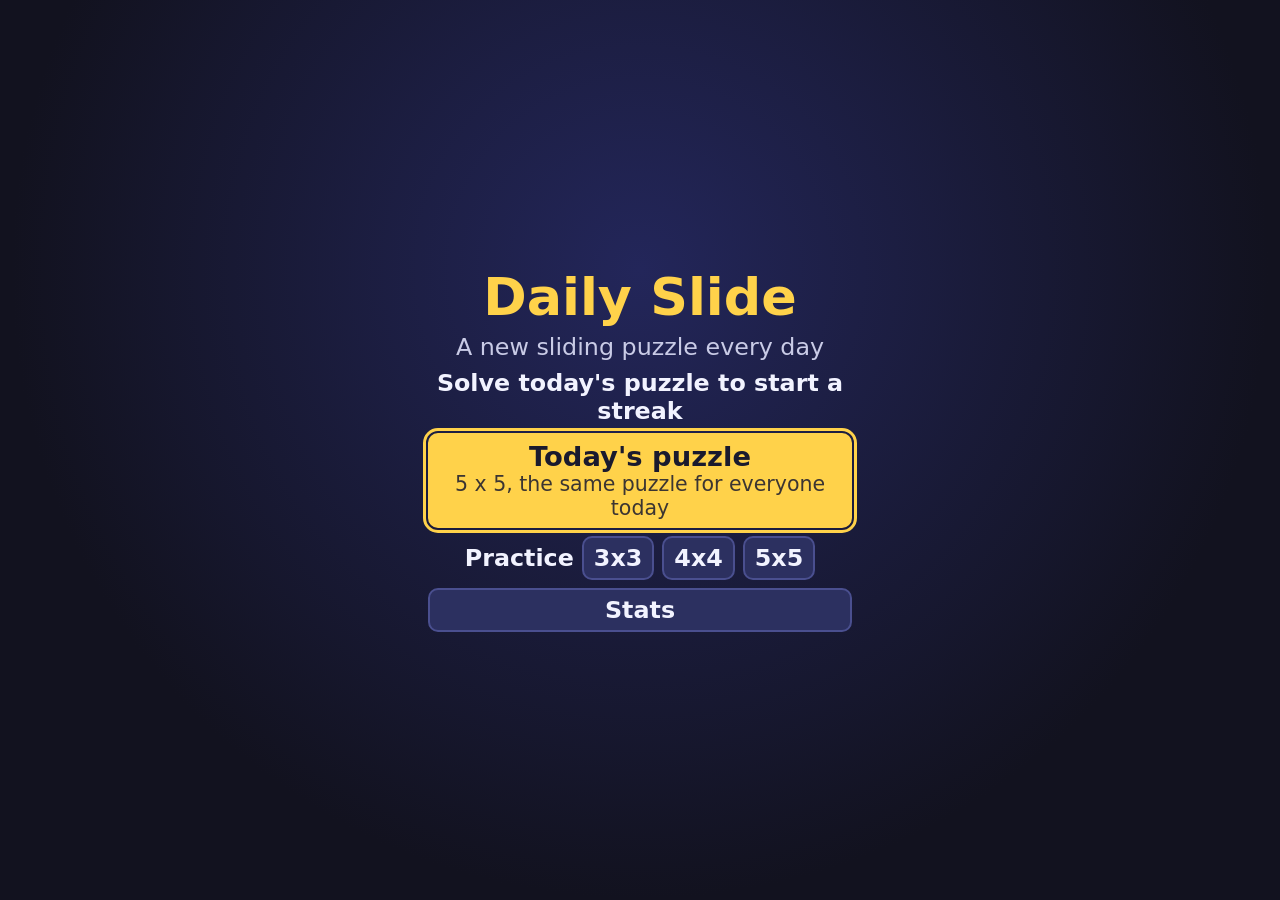
<file: src/index.html>
<!DOCTYPE html>
<html lang="en">
<head>
<script src="https://www.youtube.com/game_api/v1"></script>
<meta charset="utf-8">
<meta name="viewport" content="width=device-width, initial-scale=1, maximum-scale=1, user-scalable=no, viewport-fit=cover">
<meta name="color-scheme" content="dark">
<title>Daily Slide</title>
<link rel="stylesheet" href="style.css">
</head>
<body>
<div id="app">
  <div id="boot" class="screen"><div class="boot-title">Daily Slide</div></div>
  <div id="hud" class="panel hidden">
    <div class="stat"><span class="lbl" id="v-modelbl"></span><span class="val" id="v-mode"></span></div>
    <div class="stat"><span class="lbl" data-i18n="moves"></span><span class="val" id="v-moves">0</span></div>
    <div class="stat"><span class="lbl" data-i18n="time"></span><span class="val" id="v-time">0:00</span></div>
    <div class="stat"><span class="lbl" data-i18n="par"></span><span class="val" id="v-par">0</span></div>
  </div>
  <div id="boardwrap" class="hidden"><canvas id="board" tabindex="0" role="application"></canvas></div>
  <div id="tools" class="panel hidden">
    <button type="button" id="b-undo" data-i18n="undo"></button>
    <button type="button" id="b-peek" data-i18n="peek" aria-pressed="false"></button>
    <button type="button" id="b-nums" data-i18n="numbersShort" aria-pressed="true"></button>
    <button type="button" id="b-menu" data-i18n="menu"></button>
  </div>
  <div id="menu" class="screen hidden">
    <div class="menu-inner">
      <h1 data-i18n="appTitle"></h1>
      <p class="tag" data-i18n="tagline"></p>
      <p class="streakline" id="m-streak"></p>
      <button type="button" id="m-today" class="primary"><span id="m-today-main"></span><span id="m-today-sub" class="sub"></span></button>
      <div class="practice-row"><span id="m-practice-lbl"></span>
        <button type="button" class="size-btn" data-size="3"></button>
        <button type="button" class="size-btn" data-size="4"></button>
        <button type="button" class="size-btn" data-size="5"></button>
      </div>
      <button type="button" id="m-stats" data-i18n="stats"></button>
      <p class="note" id="m-note"></p>
    </div>
  </div>
  <div id="modal" class="screen hidden"><div class="box" role="dialog" aria-modal="true" aria-labelledby="modal-title" id="modal-box"></div></div>
  <div id="live" class="sr" aria-live="polite"></div>
</div>
<script src="sdk.js"></script>
<script src="strings.js"></script>
<script src="logic.js"></script>
<script src="save.js"></script>
<script src="audio.js"></script>
<script src="art.js"></script>
<script src="ui.js"></script>
<script src="game.js"></script>
</body>
</html>
</file>
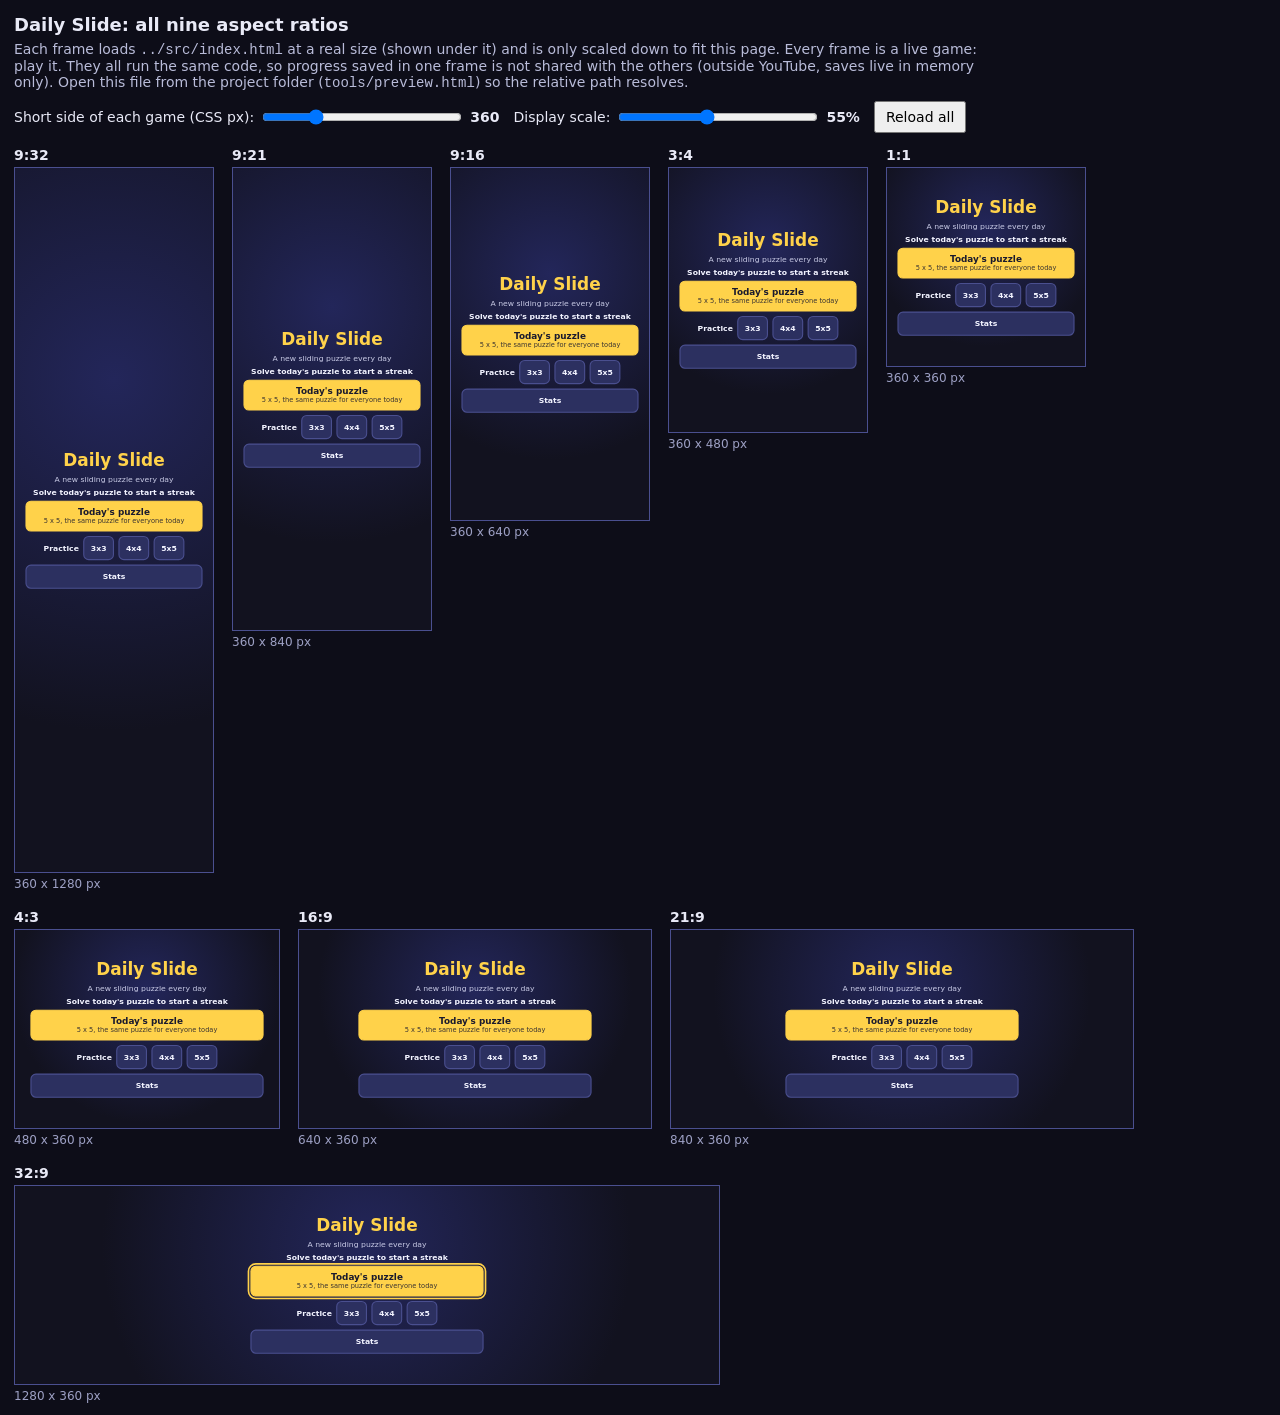
<file: tools/preview.html>
<!DOCTYPE html>
<html lang="en"><head><meta charset="utf-8"><title>Daily Slide - nine aspect ratio preview</title>
<meta name="viewport" content="width=device-width, initial-scale=1">
<style>
body{margin:0;padding:14px;background:#0d0d18;color:#e9eaf7;font:14px system-ui,sans-serif}
h1{font-size:18px;margin:0 0 6px}p{margin:4px 0 10px;color:#b9bcd9;max-width:70em}
.bar{display:flex;gap:14px;align-items:center;flex-wrap:wrap;margin:8px 0 14px}
.grid{display:flex;flex-wrap:wrap;gap:18px;align-items:flex-start}
.cell{display:flex;flex-direction:column;gap:4px}
.cap{font-weight:600}.sub{color:#9da0c4;font-size:12px}
.frame{background:#000;border:1px solid #4a4f8f;overflow:hidden;position:relative}
.frame iframe{border:0;position:absolute;left:0;top:0;transform-origin:0 0}
label{display:flex;gap:6px;align-items:center}
input[type=range]{width:200px}
button{font:inherit;padding:6px 10px}
</style></head><body>
<h1>Daily Slide: all nine aspect ratios</h1>
<p>Each frame loads <code>../src/index.html</code> at a real size (shown under it) and is only scaled down to fit this page. Every frame is a live game: play it. They all run the same code, so progress saved in one frame is not shared with the others (outside YouTube, saves live in memory only). Open this file from the project folder (<code>tools/preview.html</code>) so the relative path resolves.</p>
<div class="bar">
  <label>Short side of each game (CSS px): <input id="short" type="range" min="240" max="720" step="20" value="360"><b id="shortv">360</b></label>
  <label>Display scale: <input id="scale" type="range" min="20" max="100" step="5" value="55"><b id="scalev">55%</b></label>
  <button id="reload">Reload all</button>
</div>
<div class="grid" id="grid"></div>
<script>
var RATIOS = [[9,32],[9,21],[9,16],[3,4],[1,1],[4,3],[16,9],[21,9],[32,9]];
var grid = document.getElementById('grid'), shortEl = document.getElementById('short'), scaleEl = document.getElementById('scale'), cells = [];
RATIOS.forEach(function (r) {
  var c = document.createElement('div'); c.className = 'cell';
  var cap = document.createElement('div'); cap.className = 'cap'; cap.textContent = r[0] + ':' + r[1];
  var fr = document.createElement('div'); fr.className = 'frame';
  var f = document.createElement('iframe'); f.src = '../src/index.html'; f.title = 'Daily Slide at ' + r[0] + ':' + r[1];
  var sub = document.createElement('div'); sub.className = 'sub';
  fr.appendChild(f); c.appendChild(cap); c.appendChild(fr); c.appendChild(sub); grid.appendChild(c);
  cells.push({ r: r, fr: fr, f: f, sub: sub });
});
function apply() {
  var s = +shortEl.value, k = +scaleEl.value / 100;
  document.getElementById('shortv').textContent = s; document.getElementById('scalev').textContent = scaleEl.value + '%';
  cells.forEach(function (c) {
    var a = c.r[0], b = c.r[1], w = a >= b ? Math.round(s * a / b) : s, h = a >= b ? s : Math.round(s * b / a);
    c.f.style.width = w + 'px'; c.f.style.height = h + 'px'; c.f.style.transform = 'scale(' + k + ')';
    c.fr.style.width = Math.round(w * k) + 'px'; c.fr.style.height = Math.round(h * k) + 'px';
    c.sub.textContent = w + ' x ' + h + ' px';
  });
}
shortEl.addEventListener('input', apply); scaleEl.addEventListener('input', apply);
document.getElementById('reload').addEventListener('click', function () { cells.forEach(function (c) { c.f.src = c.f.src; }); });
apply();
</script></body></html>
</file>
<file: src/style.css>
*{box-sizing:border-box;-webkit-tap-highlight-color:transparent;-webkit-touch-callout:none;-webkit-user-select:none;user-select:none}
html,body{margin:0;padding:0;width:100%;height:100%;overflow:hidden;overscroll-behavior:none;background:#12121f;color:#f2f3ff;font-family:system-ui,-apple-system,"Segoe UI",Roboto,Helvetica,Arial,sans-serif;touch-action:none}
#app{position:fixed;left:0;top:0;right:0;bottom:0;overflow:hidden;--s:1;font-size:calc(14px*var(--s))}
.hidden{display:none!important}
.sr{position:absolute;width:1px;height:1px;overflow:hidden;clip:rect(0 0 0 0);white-space:nowrap}
.screen{position:absolute;left:0;top:0;right:0;bottom:0;display:flex;align-items:center;justify-content:center}
#boot{background:#12121f}.boot-title{font-size:calc(28px*var(--s));font-weight:800;letter-spacing:.02em;color:#ffd24a}
.panel{position:absolute;display:grid;gap:6px;align-content:center}
.stat{background:#1f2140;border-radius:10px;display:flex;flex-direction:column;align-items:center;justify-content:center;padding:2px 4px;min-width:0;overflow:hidden}
.stat .lbl{font-size:.78em;color:#b9bcd9;line-height:1.1;white-space:nowrap}
.stat .val{font-size:1.25em;font-weight:700;line-height:1.15;white-space:nowrap;font-variant-numeric:tabular-nums}
button{font:inherit;color:#f2f3ff;background:#2c3060;border:2px solid #4a4f8f;border-radius:10px;min-height:44px;min-width:44px;padding:0 10px;cursor:pointer;touch-action:manipulation;font-weight:600}
button:hover{background:#363b78}button:active{background:#454b95}
button:focus-visible,#board:focus-visible{outline:3px solid #ffd24a;outline-offset:2px}
button[aria-pressed="true"]{background:#454b95;border-color:#ffd24a}
button:disabled{opacity:.55;cursor:default}
button.primary{background:#ffd24a;border-color:#ffd24a;color:#1a1a2e}
button.primary:hover{background:#ffdd75}
#boardwrap{position:absolute}
#board{display:block;touch-action:none;border-radius:8px;outline-offset:3px}
#menu{background:radial-gradient(circle at 50% 30%,#23265a,#12121f 70%)}
.menu-inner{display:flex;flex-wrap:wrap;justify-content:center;align-content:center;gap:8px;width:min(440px,94%);max-height:100%;text-align:center;padding:8px}
.menu-inner h1{flex-basis:100%;margin:0;font-size:2.2em;color:#ffd24a;line-height:1.1}
.menu-inner .tag{flex-basis:100%;margin:0;color:#c9cbe6}
.menu-inner .streakline{flex-basis:100%;margin:0;font-weight:600}
.menu-inner .note{flex-basis:100%;margin:0;color:#ffb3a7;font-size:.9em}
.menu-inner .note:empty,.menu-inner .streakline:empty{display:none}
#m-today{flex:1 1 100%;min-height:56px;display:flex;flex-direction:column;align-items:center;justify-content:center;font-size:1.15em;padding:6px 12px}
#m-today .sub{font-size:.75em;font-weight:500;opacity:.85}
.practice-row{flex:1 1 100%;display:flex;align-items:center;justify-content:center;gap:8px;flex-wrap:wrap}
.practice-row span{font-weight:600}
.size-btn{min-width:56px}
#m-stats{flex:1 1 100%}
@media (max-height:330px){.menu-inner .tag{display:none}.menu-inner h1{font-size:1.6em}#m-today{min-height:48px;flex-basis:100%}.practice-row,#m-stats{flex-basis:48%}}
#modal{background:rgba(8,8,20,.78)}
.box{background:#1b1e44;border:2px solid #4a4f8f;border-radius:16px;padding:14px 16px;width:min(420px,94%);max-height:96%;overflow:auto;text-align:center;display:flex;flex-direction:column;gap:8px;touch-action:pan-y}
.box h2{margin:0;font-size:1.5em;color:#ffd24a}
.box .stars{font-size:2.4em;letter-spacing:.1em;color:#ffd24a;line-height:1.1}
.box .stars .off{color:#4a4f8f}
.box .line{margin:0;color:#e4e5f7}
.box .btns{display:flex;flex-wrap:wrap;gap:8px;justify-content:center}
.box .btns button{flex:1 1 140px}
.grid2{display:grid;grid-template-columns:1fr auto;gap:6px 14px;text-align:left}
.grid2 b{text-align:right;font-variant-numeric:tabular-nums}
.panel button{padding:0 3px;font-size:.92em}
.menu-inner{overflow:auto}
@media (max-height:260px){.menu-inner h1,.menu-inner .streakline{display:none}}
@media (max-width:300px){.practice-row span{display:none}}
#app.scroll{overflow-x:auto;overflow-y:auto;touch-action:pan-x pan-y;overscroll-behavior:none}
#menu{overflow:auto;align-items:flex-start;justify-content:flex-start;touch-action:pan-y}
.menu-inner{margin:auto;max-height:none;overflow:visible}
</file>
